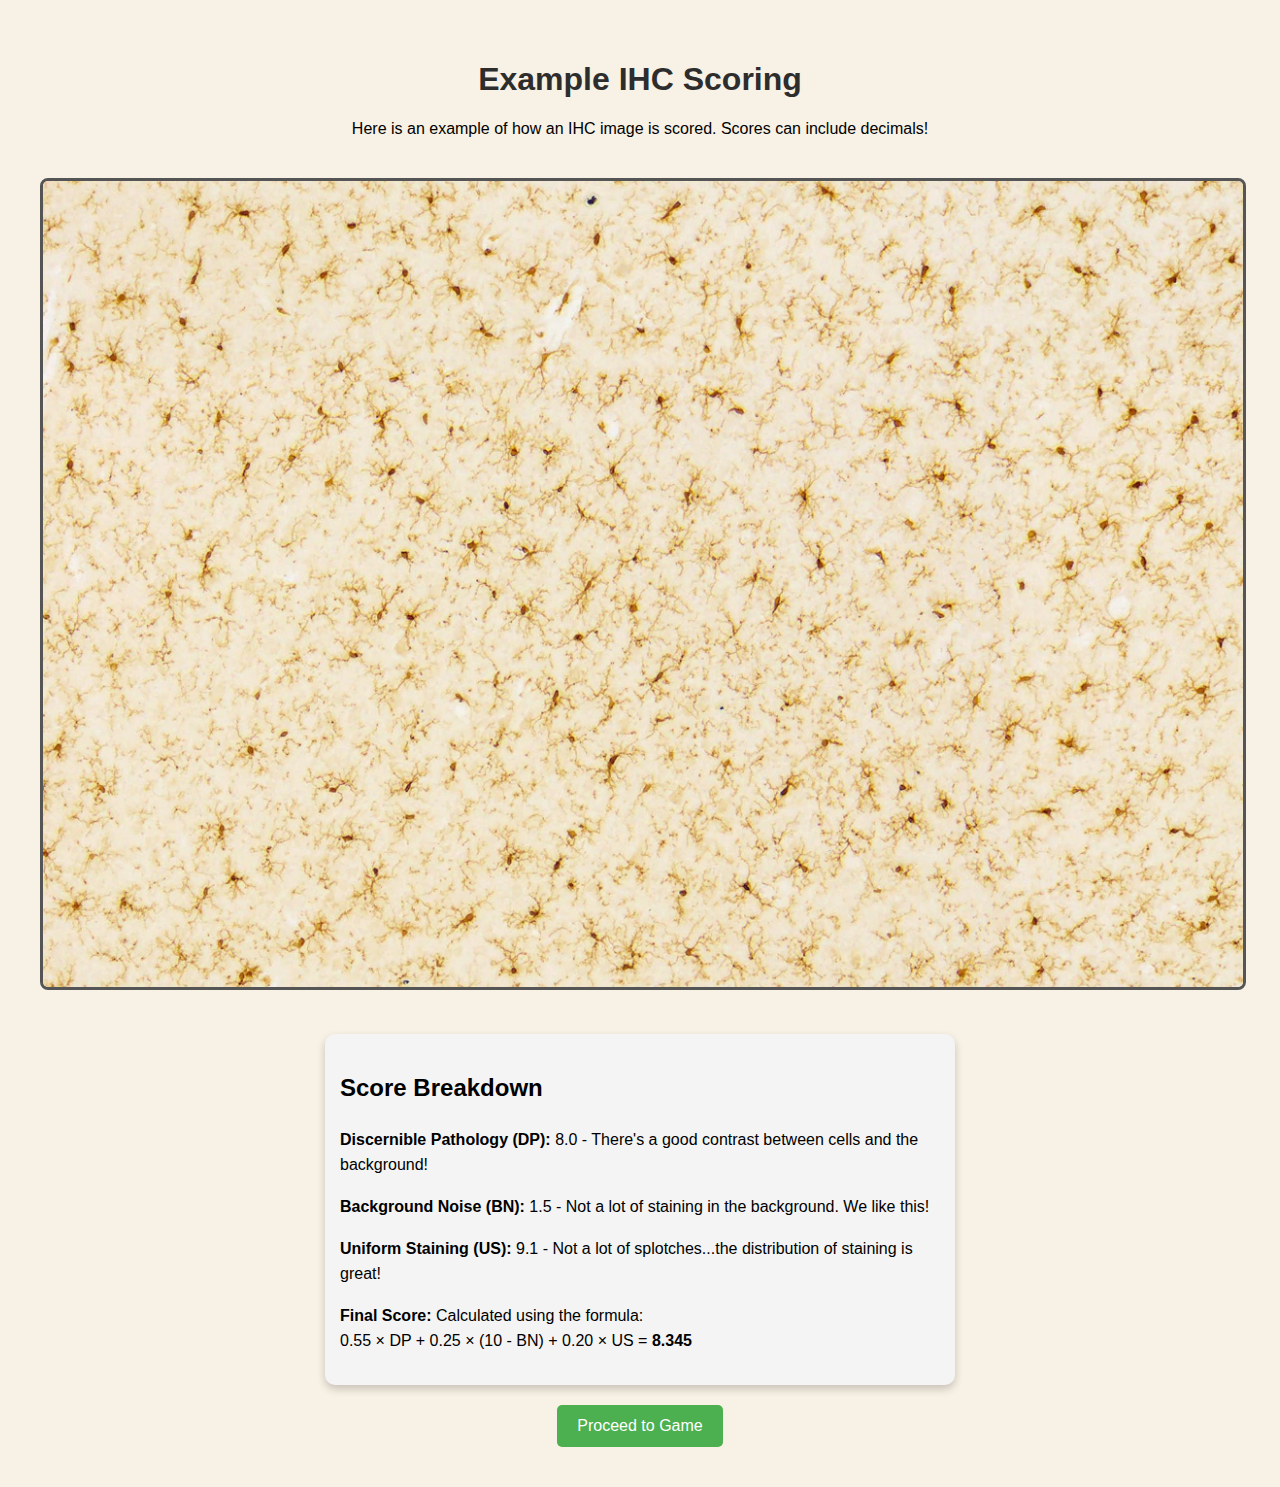
<file: example.html>
<!DOCTYPE html>
<html lang="en">
<head>
    <meta charset="UTF-8">
    <meta name="viewport" content="width=device-width, initial-scale=1.0">
    <title>Example IHC Scoring</title>
    <link rel="stylesheet" href="style.css">
    <style>
        body {
            font-family: Arial, sans-serif;
            text-align: center;
            margin: 20px;
            background-color: #f8f1e5; /* Matches game background */
        }
        .image-container {
            margin: 20px auto;
        }
        .image-container img {
            max-width: 100%;
            height: auto;
            border-radius: 8px;
            border: 3px solid #555;
        }
        .score-breakdown {
            text-align: left;
            max-width: 600px;
            margin: auto;
            background: #f4f4f4;
            padding: 15px;
            border-radius: 10px;
            line-height: 1.6;
            box-shadow: 0 4px 8px rgba(0, 0, 0, 0.2);
        }
        button {
            background-color: #4CAF50;
            color: white;
            border: none;
            padding: 12px 20px;
            font-size: 16px;
            cursor: pointer;
            border-radius: 5px;
            margin-top: 20px;
            transition: transform 0.3s ease-in-out;
        }
        button:hover {
            background-color: #45a049;
            transform: scale(1.05);
        }
    </style>
</head>
<body>
    <h1>Example IHC Scoring</h1>
    <p>Here is an example of how an IHC image is scored. Scores can include decimals!</p>

    <div class="image-container">
        <img src="example_ihc.jpeg" alt="Example IHC Image">
    </div>

    <div class="score-breakdown">
        <h2>Score Breakdown</h2>
        <p><strong>Discernible Pathology (DP):</strong> 8.0 - There's a good contrast between cells and the background!</p>
        <p><strong>Background Noise (BN):</strong> 1.5 - Not a lot of staining in the background. We like this!</p>
        <p><strong>Uniform Staining (US):</strong> 9.1 - Not a lot of splotches...the distribution of staining is great!</p>
        <p><strong>Final Score:</strong> Calculated using the formula: <br>
            0.55 × DP + 0.25 × (10 - BN) + 0.20 × US = <strong>8.345</strong></p>
    </div>

    <button onclick="startGame()">Proceed to Game</button>

    <script>
        function startGame() {
            window.location.href = "index.html#game"; // Redirects to the game
        }
    </script>
</body>
</html>
</file>
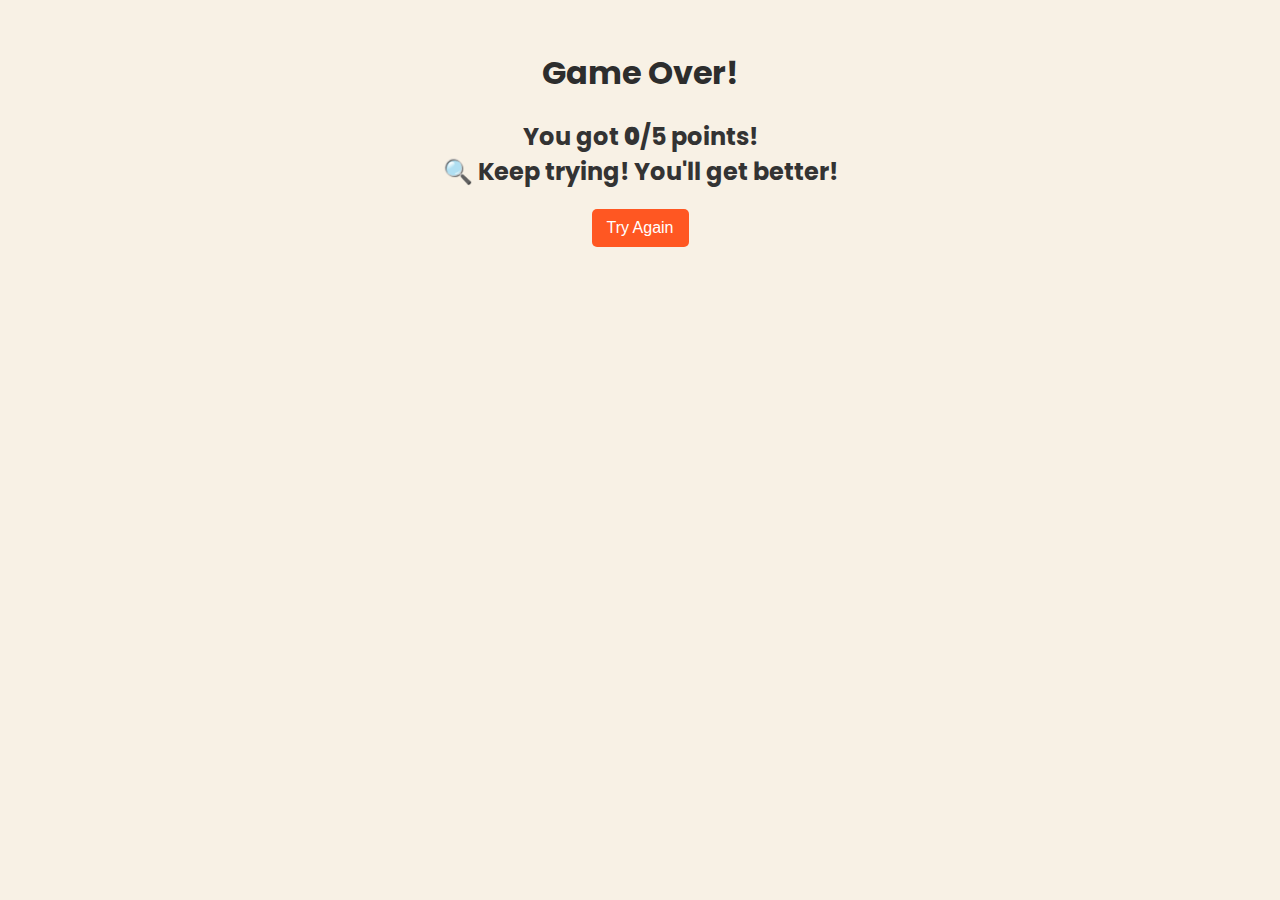
<file: gameover.html>
<!DOCTYPE html>
<html lang="en">
<head>
    <title>Game Over</title>
    <link rel="stylesheet" href="style.css">
    <style>
        /* Style the final score */
        #finalScore {
            font-size: 24px;
            font-weight: bold;
            color: #333;
            margin: 20px 0;
            animation: fadeIn 1s ease-in-out;
        }

        /* Style the button */
        button {
            background-color: #ff5722;
            color: white;
            border: none;
            padding: 10px 15px;
            font-size: 16px;
            cursor: pointer;
            border-radius: 5px;
            transition: 0.3s;
        }

        button:hover {
            background-color: #e64a19;
        }

        /* Fade-in effect */
        @keyframes fadeIn {
            from { opacity: 0; }
            to { opacity: 1; }
        }
    </style>
</head>
<body>
    <h1>Game Over!</h1>
    <p id="finalScore"></p>
    <button onclick="restartGame()">Try Again</button>

    <script>
        // Get the final score from the URL parameters
        const urlParams = new URLSearchParams(window.location.search);
        let scoreString = urlParams.get('score') || "0/5"; // Default to "0/5" if missing

        // Extract player points from "X/Y" format (e.g., "3/5" → 3)
        let score = parseInt(scoreString.split('/')[0], 10);

        console.log("Extracted Score:", score); // Debugging

        // Generate a feedback message based on performance
        let message = "";
        if (score >= 4) {
            message = "🌟 Wow! You're a staining expert!";
        } else if (score >= 2) {
            message = "👍 Good job! Keep practicing!";
        } else {
            message = "🔍 Keep trying! You'll get better!";
        }

        // Display the final score with feedback
        document.getElementById("finalScore").innerHTML = `You got <b>${score}</b>/5 points! <br> ${message}`;

        function restartGame() {
            window.location.href = "index.html"; // Redirect back to main game page
        }
    </script>
</body>
</html>
</file>
<file: style.css>
@import url('https://fonts.googleapis.com/css2?family=Poppins:wght@400;600&display=swap');

.card {
    background-color: white;  /* Clean white background */
    padding: 20px;  /* Add space inside */
    border-radius: 15px;  /* Rounded corners */
    box-shadow: 0 4px 8px rgba(0, 0, 0, 0.2);  /* Soft shadow for depth */
    margin: 20px auto;  /* Center the card */
    width: 80%;  /* Responsive width */
    max-width: 600px;  /* Prevents it from getting too wide */
}

#scoringKey {
    background-color: #f8f9fa;
    border: 1px solid #ccc;
    padding: 10px;
    margin-top: 10px;
    border-radius: 5px;
    font-size: 14px;
    text-align: left;
}

.ihc-container {
    display: flex;
    align-items: center;
    gap: 15px; /* Space between image and text */
}

/* IHC Image */
.ihc-image {
    width: 300px;
    border: 3px solid #555;
    border-radius: 8px;
}

/* Game Section */
#game {
    position: relative; /* Ensures positioning context for the button and description box */
}

/* Styling the "Curious about the image?" button */
button {
    background-color: #4CAF50; /* Green button */
    color: white;
    padding: 10px 20px;
    border: none;
    border-radius: 5px;
    cursor: pointer;
    font-size: 16px;
    transition: background-color 0.3s ease;
}

/* Add hover effect on button */
button:hover {
    background-color: #45a049; /* Slightly darker green on hover */
}

/* Styling the image description box */
#imageDescription {
    display: none;  /* Hidden by default */
    color: white;
    background-color: rgba(0, 0, 0, 0.7);  /* Slightly transparent black */
    padding: 15px;
    border-radius: 10px;
    box-shadow: 0 4px 10px rgba(0, 0, 0, 0.5);
    max-width: 400px; /* Limit the max width */
    transition: opacity 0.3s ease;  /* Smooth transition */

    /* Positioning the description box below the button */
    position: absolute;
    top: 100%; /* Places the description box below the button */
    left: 50%;  /* Centers the box horizontally */
    transform: translateX(-50%);  /* Offsets by 50% of its width to fully center */
    z-index: 10; /* Ensures it appears on top of other elements */
    margin-top: 10px; /* Adds space between button and description */
}

/* Optional: Optional fade-in animation for the description */
#imageDescription.fade-in {
    opacity: 1;
    transition: opacity 0.5s ease-in;
}



input:focus {
    outline: none;
    border: 2px solid #28a745;
    box-shadow: 0px 0px 8px rgba(40, 167, 69, 0.5);
}

#musicToggle {
    display: none; /* Hidden by default */
    position: fixed;
    top: 10px;
    right: 10px;
    background-color: #444;
    color: white;
    border: none;
    padding: 10px;
    cursor: pointer;
    border-radius: 5px;
}

#musicToggle:hover {
    background-color: #666;
}

#roundTracker, #pointTracker {
    font-weight: bold;
    color: #2a7be4; /* Blue highlight */
    font-size: 18px;
}

#instructions {
    opacity: 1; /* Make sure it's visible at the start */
    transform: translateY(0);
    transition: opacity 0.5s ease, transform 0.5s ease;
}

#game {
    display: none;
    transform: rotateY(90deg);
    transform-style: preserve-3d;
    transition: transform 0.5s ease-in-out;
}


/* When elements become visible */
.show {
    opacity: 1;
    transform: translateY(0);
}

/* Page flip animation */
@keyframes flip {
    0% {
        transform: rotateY(0deg);
    }
    50% {
        transform: rotateY(90deg);
    }
    100% {
        transform: rotateY(0deg);
    }
}

.flip-transition {
    animation: flip 0.6s ease-in-out;
}



/* Make the background beige */
    body {
        font-family: 'Poppins', sans-serif;
        background-color: #f8f1e5;
        text-align: center;
        padding: 20px;
    }

    /* Style the main title */
    h1 {
        color: #2d2d2d;
    }

    /* Style the image */
    img {
        border: 3px solid #555;
        border-radius: 8px;
        margin: 20px 0;
    }

    /* Style the input field */
    input {
        padding: 10px;
        font-size: 16px;
        width: 60px;
        text-align: center;
        margin-bottom: 10px;
    }

    /* Style the button */
    button {
        background-color: #28a745;
        color: white;
        border: none;
        padding: 10px 15px;
        font-size: 16px;
        cursor: pointer;
        border-radius: 5px;
        transition: all 0.3s ease-in-out;
    }

    button:hover {
        transform: scale(1.1);
        background-color: #00a331;
    }

    /* Style the result text */
    #result {
        font-size: 18px;
        font-weight: bold;
        margin-top: 15px;
    }
</file>
